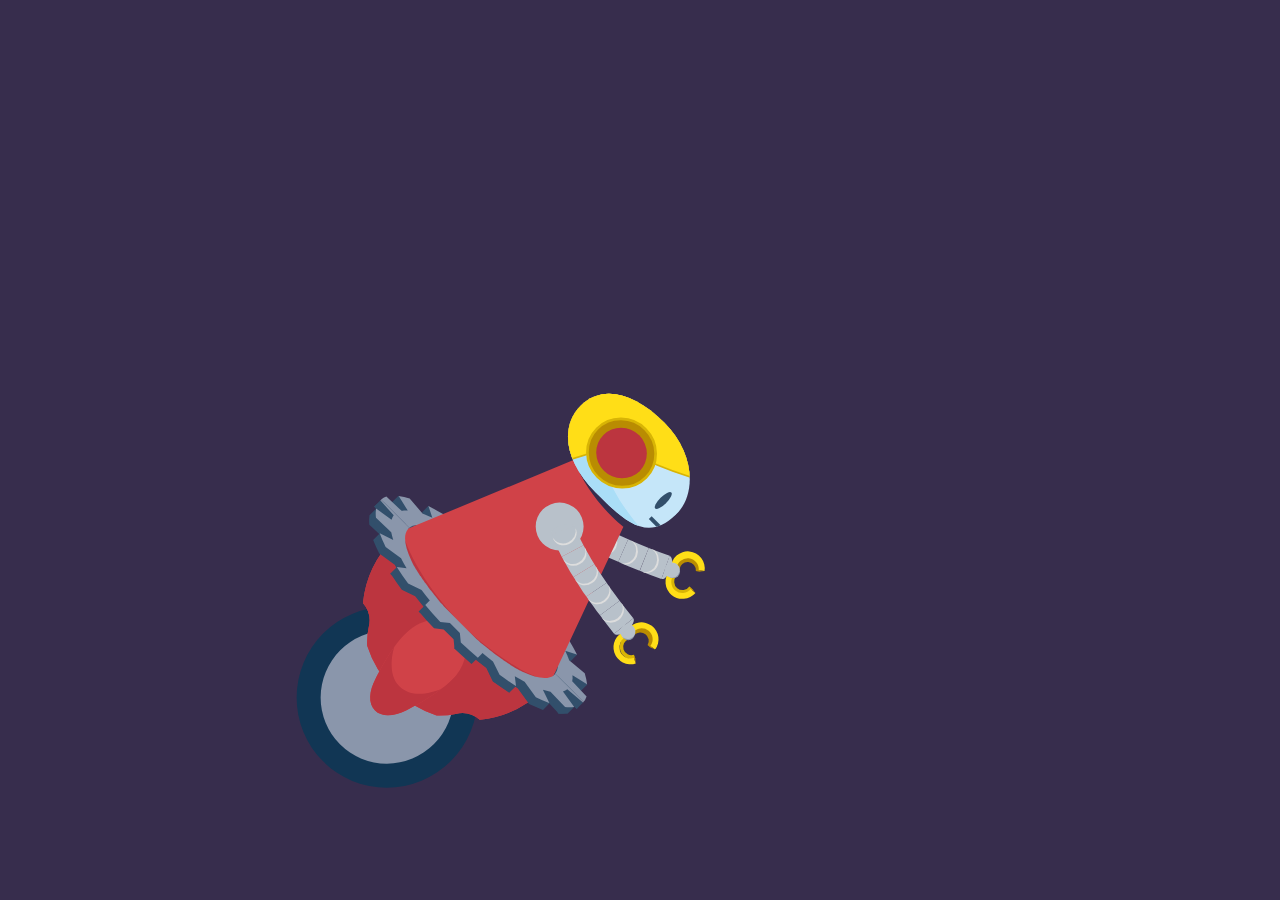
<file: 01-01/index.html>
<!doctype html>
<html lang="en">
  <head>
    <meta charset="UTF-8" />
    <title>01_01_CSS_Transform_Basics</title>
    <link rel="stylesheet" href="style.css" />
  </head>

  <body>
    <img
      src="robot.svg"
      alt="red body robot with a single wheel"
      class="robot"
    />
  </body>
</html>
</file>
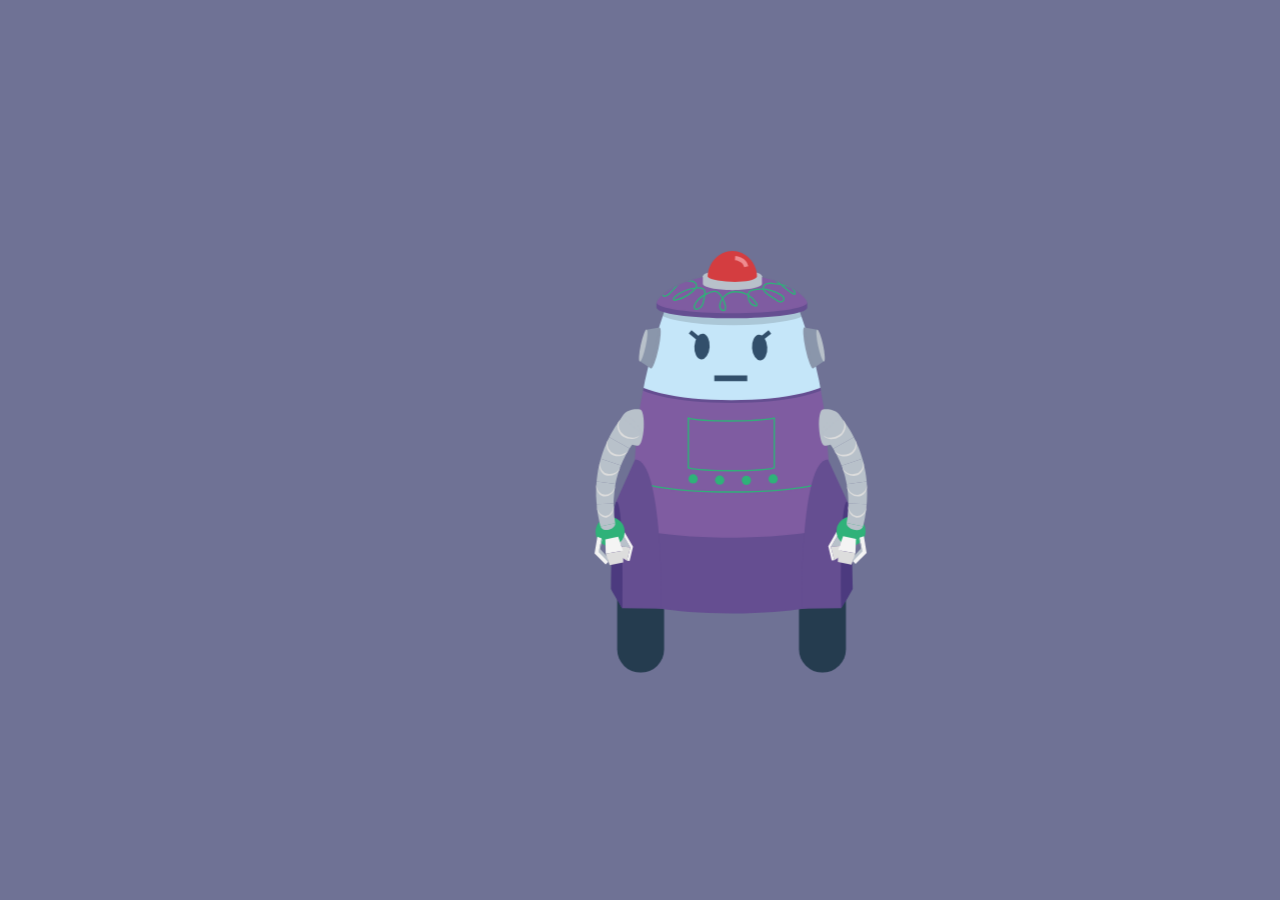
<file: 01-02/index.html>
<!doctype html>
<html lang="en">
  <head>
    <meta charset="UTF-8" />
    <title>01_02_CSS_3D_Transforms</title>
    <link rel="stylesheet" href="style.css" />
  </head>

  <body>
    <img
      src="robot2.svg"
      alt="purple happy robot with a single wheel"
      class="robot"
    />
  </body>
</html>
</file>
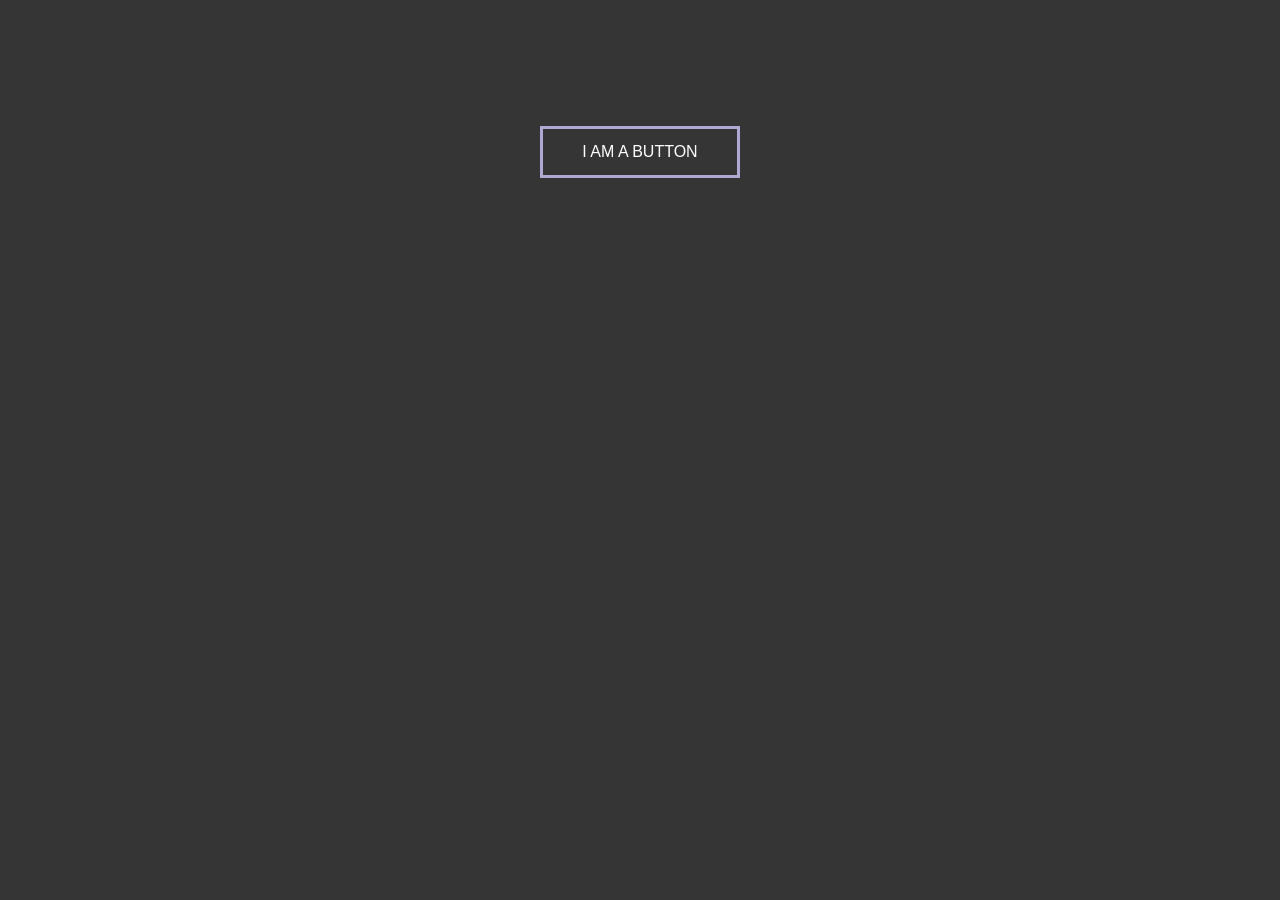
<file: 01-03/index.html>
<!doctype html>
<html lang="en">
  <head>
    <meta charset="UTF-8" />
    <title>01_03_CSS_Transitions</title>
    <link rel="stylesheet" href="style.css" />
  </head>

  <body>
    <button><a>I am a button</a></button>
  </body>
</html>
</file>
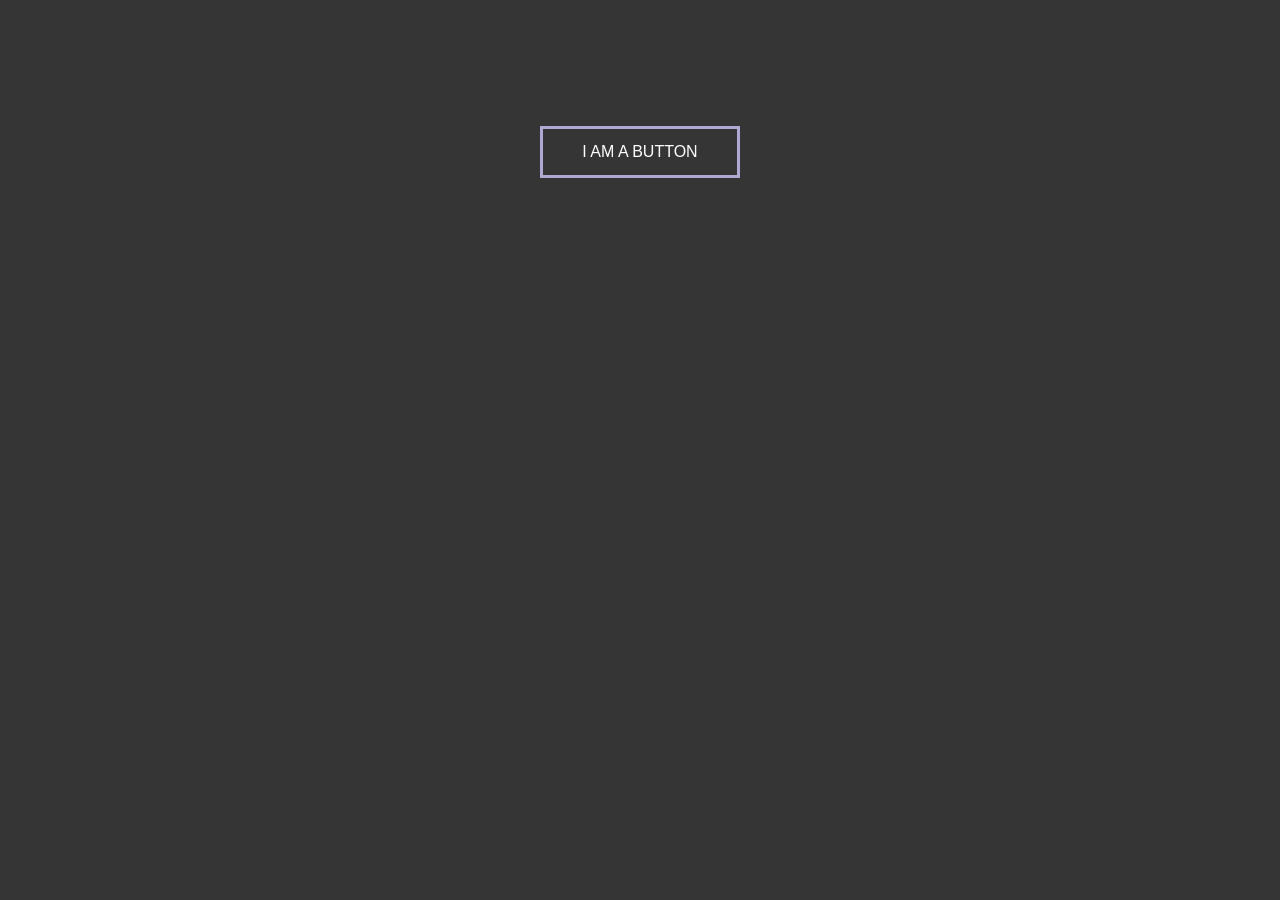
<file: 01-04/index.html>
<!doctype html>
<html lang="en">
  <head>
    <meta charset="UTF-8" />
    <title>01_04_CSS_Transitions</title>
    <link rel="stylesheet" href="style.css" />
  </head>

  <body>
    <button><a>I am a button</a></button>
  </body>
</html>
</file>
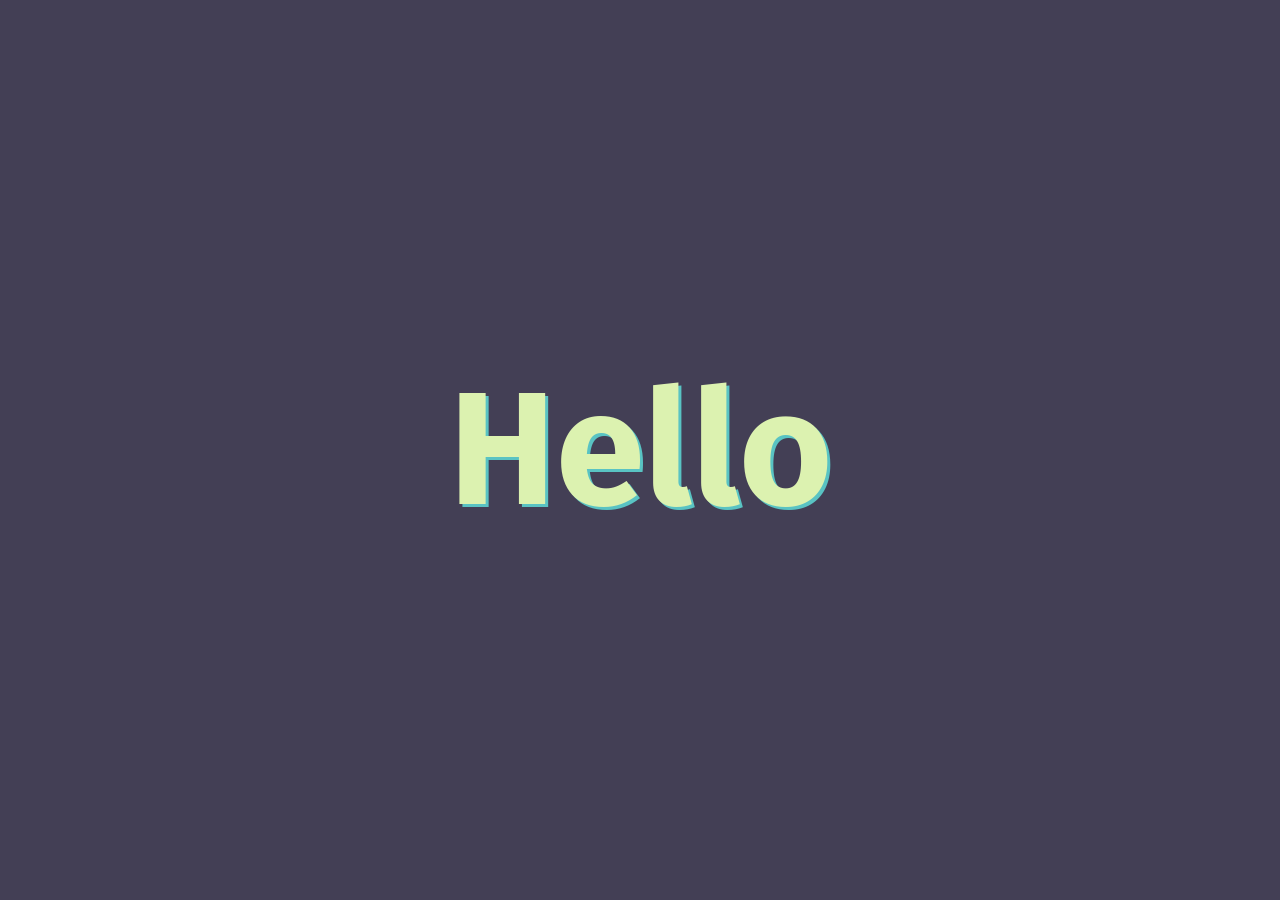
<file: 02-01/index.html>
<!doctype html>
<html lang="en">
  <head>
    <meta charset="UTF-8" />
    <title>02_01_CSS_Keyframe_</title>
    <link rel="stylesheet" href="style.css" />
  </head>

  <body>
    <div class="wrap">
      <h2>Hello</h2>
    </div>
  </body>
</html>
</file>
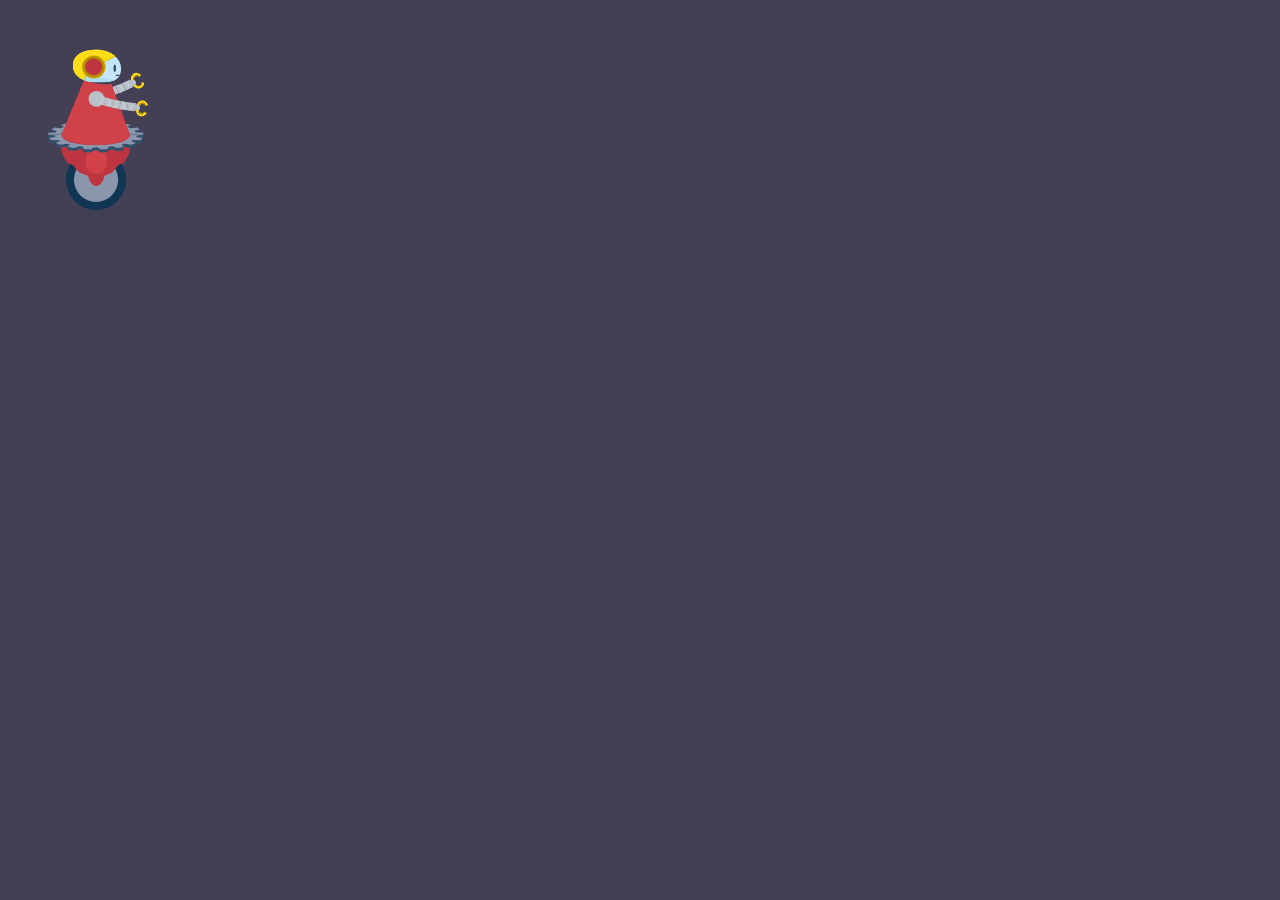
<file: 02-03/index.html>
<!doctype html>
<html lang="en">
  <head>
    <meta charset="UTF-8" />
    <title>02_03</title>
    <link rel="stylesheet" href="style.css" />
  </head>

  <body>
    <img
      src="robot.svg"
      alt="red body robot with a single wheel"
      class="robot"
    />
  </body>
</html>
</file>
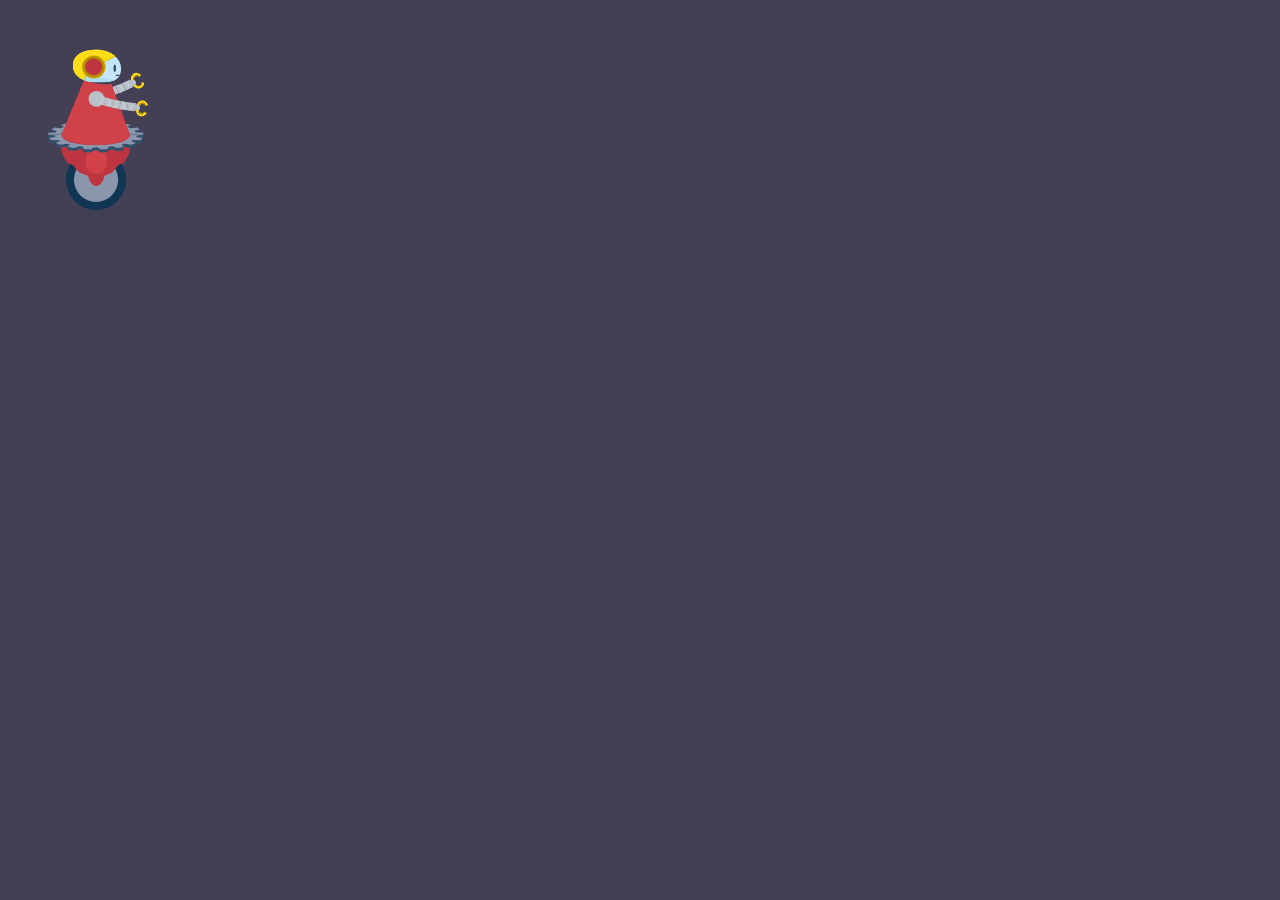
<file: 02-04/index.html>
<!doctype html>
<html lang="en">
  <head>
    <meta charset="UTF-8" />
    <title>02_04_Animation_direction</title>
    <link rel="stylesheet" href="style.css" />
  </head>

  <body>
    <img
      src="robot.svg"
      alt="red body robot with a single wheel"
      class="robot"
    />
  </body>
</html>
</file>
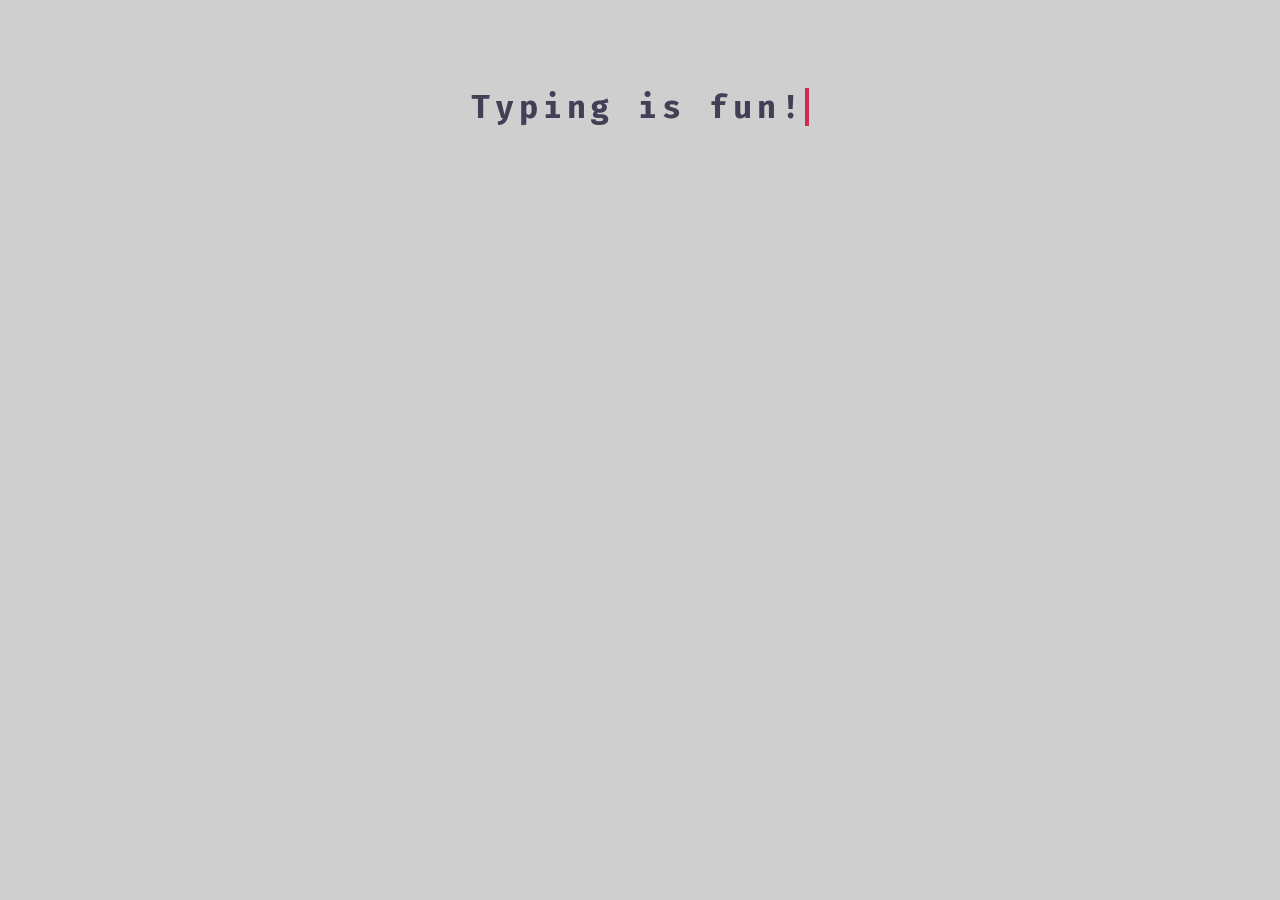
<file: 02-06/index.html>
<!doctype html>
<html lang="en">
  <head>
    <meta charset="UTF-8" />
    <title>02_06</title>
    <link rel="stylesheet" href="style.css" />
  </head>

  <body>
    <div class="wrap">
      <h1>Typing is fun!</h1>
    </div>
  </body>
</html>
</file>
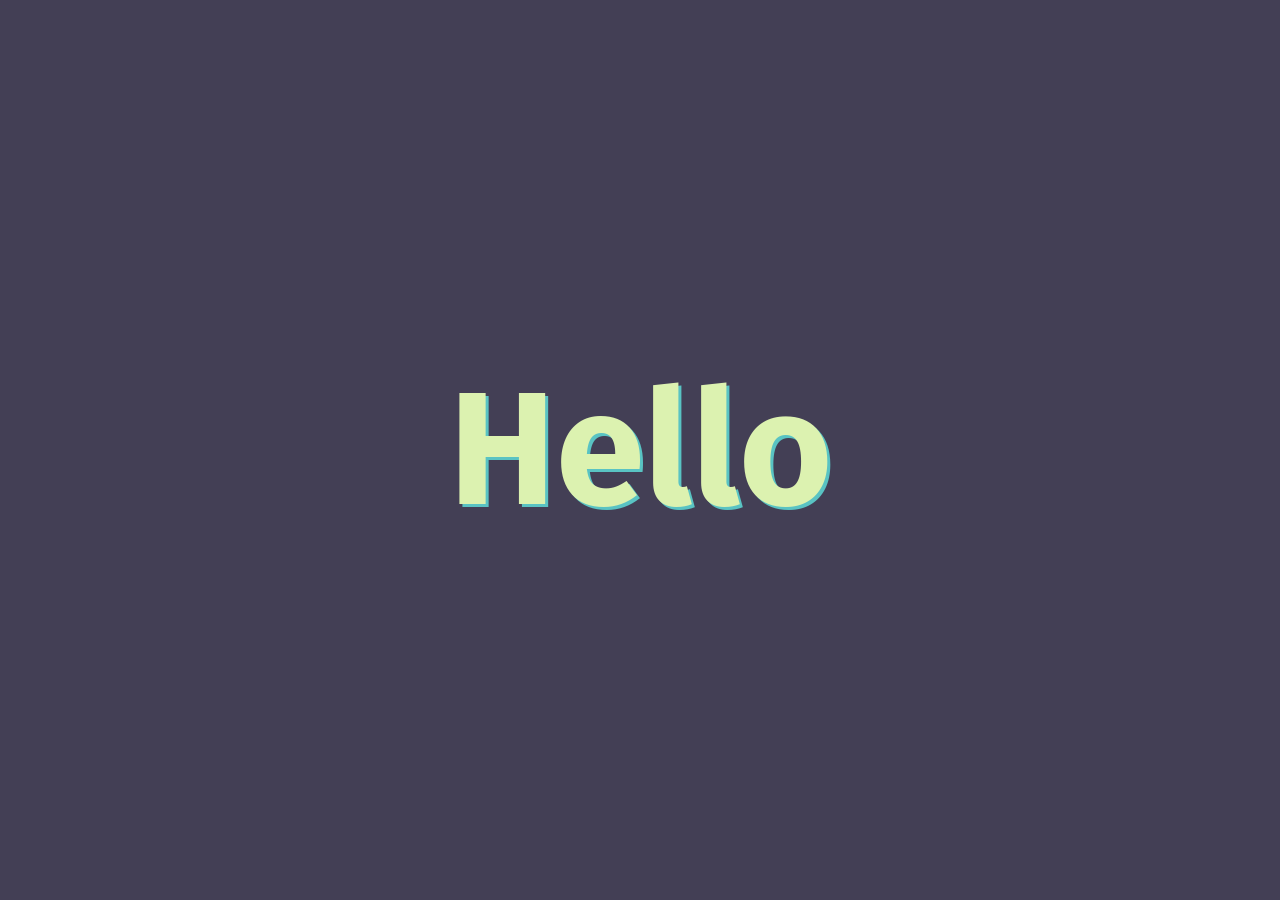
<file: 02-07/index.html>
<!doctype html>
<html lang="en">
  <head>
    <meta charset="UTF-8" />
    <title>Keyframe animation challengen</title>
    <link rel="stylesheet" href="style.css" />
  </head>

  <body>
    <div class="wrap">
      <h2>Hello</h2>
    </div>
  </body>
</html>
</file>
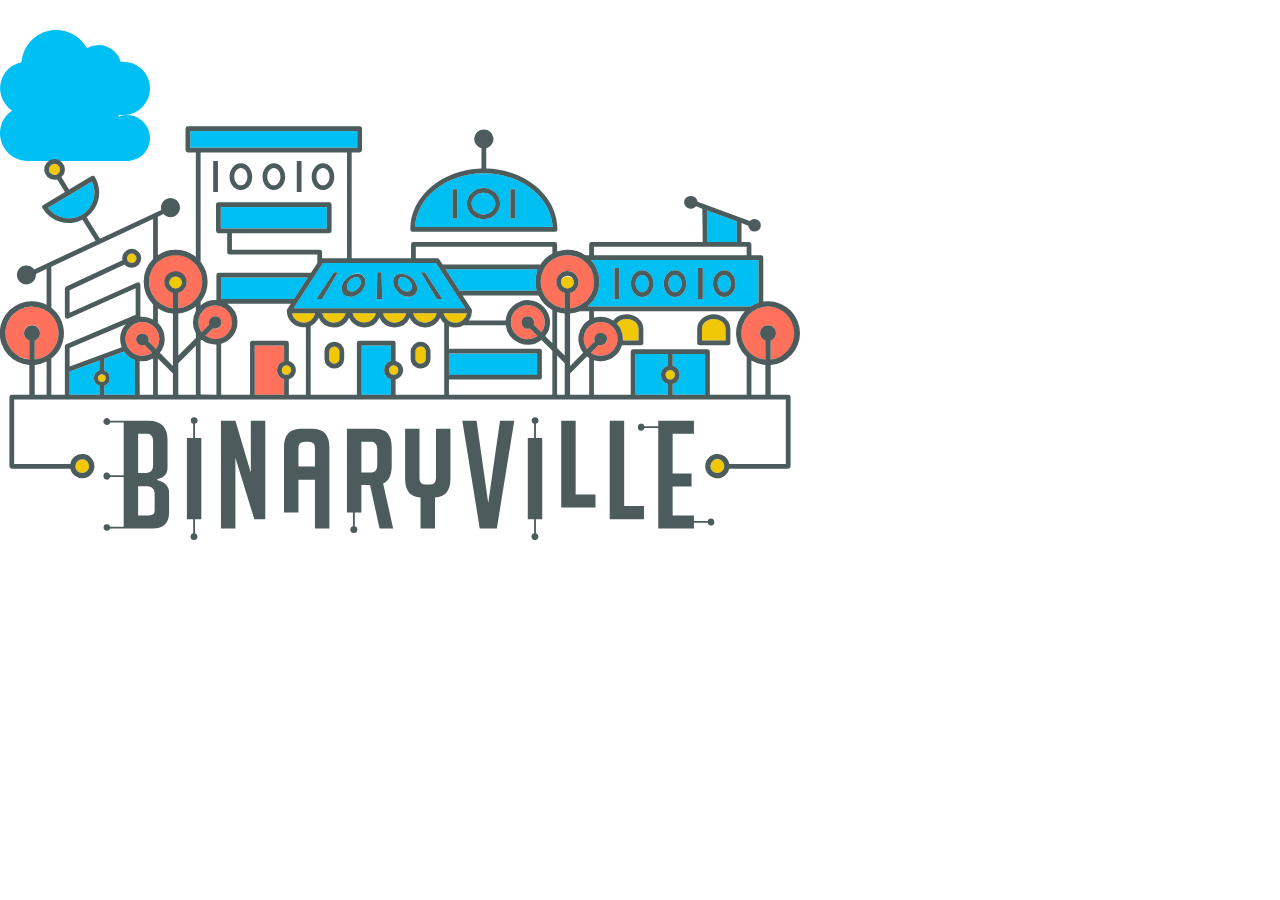
<file: 03-01/index.html>
<!doctype html>
<html lang="en">
  <head>
    <meta charset="UTF-8" />
    <title>03_01</title>
    <link rel="stylesheet" href="style.css" />
  </head>

  <body>
    <div class="wrap">
      <div class="city">
        <img src="binaryville.svg" />
      </div>
      <img src="cloud01.svg" class="cloud cloud01" />
      <img src="cloud02.svg" class="cloud cloud02" />
    </div>
  </body>
</html>
</file>
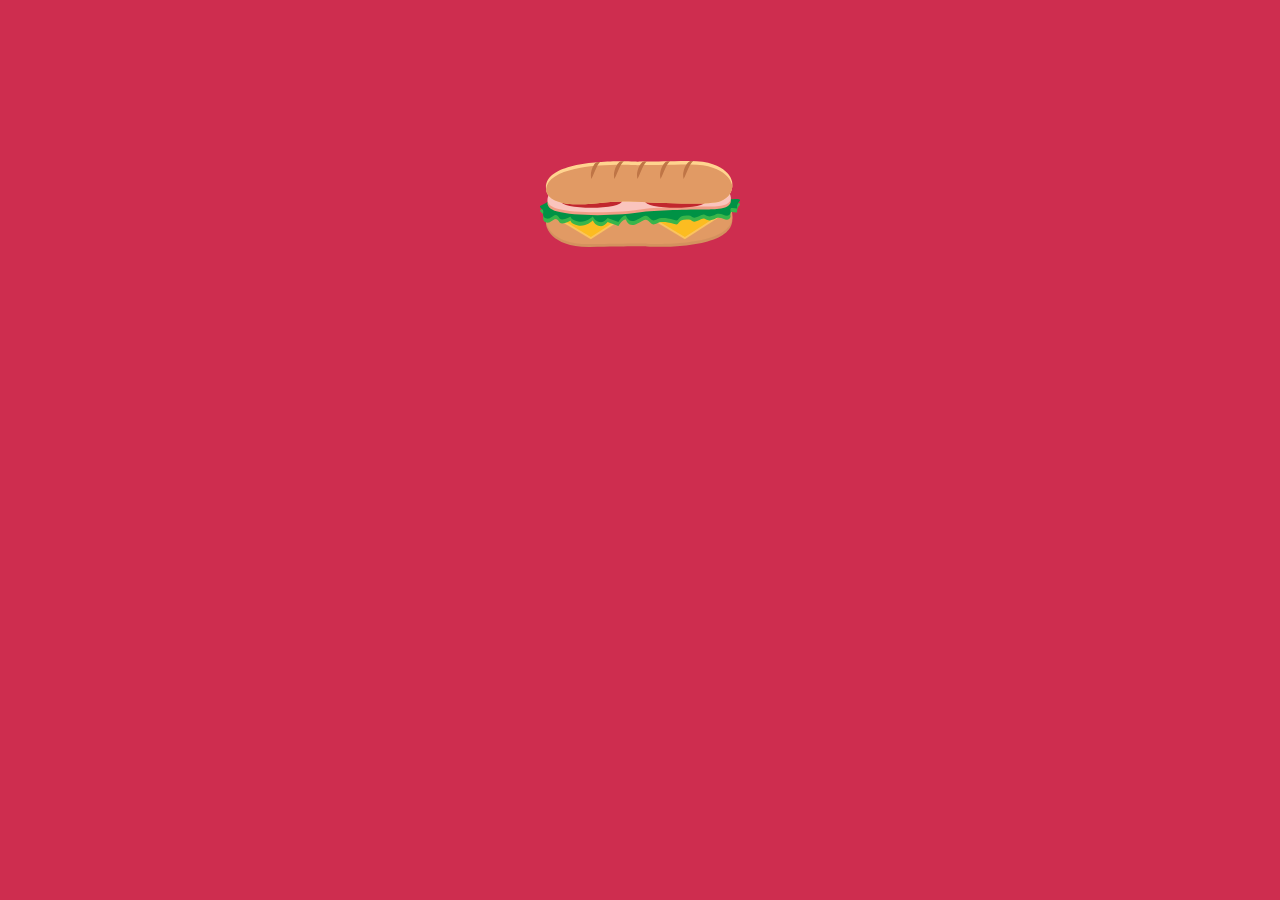
<file: 03-02/index.html>
<!doctype html>
<html lang="en">
  <head>
    <meta charset="UTF-8" />
    <title>03_02</title>
    <link rel="stylesheet" href="style.css" />
  </head>

  <body>
    <div class="sticker">
      <img src="sub.svg" />
    </div>
  </body>
</html>
</file>
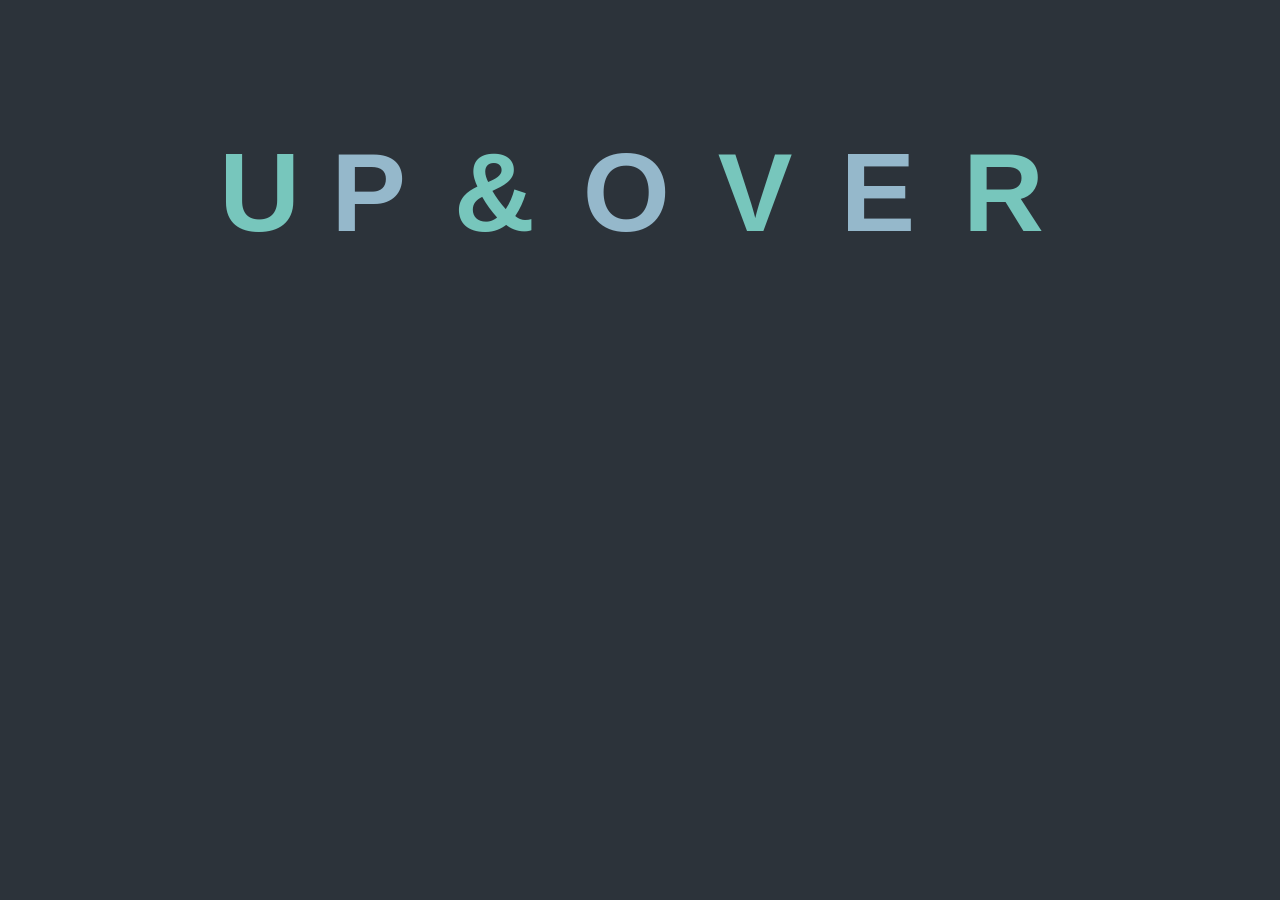
<file: 03-03/index.html>
<!doctype html>
<html lang="en">
  <head>
    <meta charset="UTF-8" />
    <title>03_03</title>
    <link rel="stylesheet" href="style.css" />
  </head>

  <body>
    <h2>
      <span>U</span>
      <span>P</span>
      <span>&</span>
      <span>O</span>
      <span>V</span>
      <span>E</span>
      <span>R</span>
    </h2>
  </body>
</html>
</file>
<file: 01-01/style.css>
body {
  display: flex;
  justify-content: center;
  margin-top: 3em;
  background-color: #372d4d;
}

img {
  width: 150px;
}

.robot {
  transform: rotate(45deg) scale(2) translate(100px, 200px);
}
</file>
<file: 01-02/style.css>
body {
  display: flex;
  justify-content: center;
  margin-top: 3em;
  background-color: #6f7295;
  perspective: 1000px;
}

.robot {
  transform: translate3d(100px, 200px, -100px);
}

.wrap {
  width: 100%;
}

img {
  width: 300px;
}
</file>
<file: 01-03/style.css>
@import url(https://fonts.googleapis.com/css?family=Lato:300,400,700);

button:hover {
  cursor: pointer;
}

body {
  font-family: "Lato", sans-serif;
  background: #353535;
  margin-top: 6rem;
  display: flex;
}

button {
  border: 3px solid #aea8d3;
  margin: 30px auto 0;
  padding: 14px 15px;
  color: #fff;
  background: #353535;
  width: 200px;
  font-size: 1rem;
  text-align: center;
  text-transform: uppercase;
}

button {
  transition:
    background 0.3s ease-in,
    transform 0.2s 0.1s ease-in-out;
}
button:hover {
  transform: scale(1.3);
  background-color: #aea8d3;
  color: #353535;
}
</file>
<file: 01-04/style.css>
@import url(https://fonts.googleapis.com/css?family=Lato:300,400,700);

body {
  font-family: "Lato", sans-serif;
  background: #353535;
  margin-top: 6rem;
  display: flex;
}

button {
  border: 3px solid #aea8d3;
  margin: 30px auto 0;
  padding: 14px 15px;
  color: #fff;
  background: #353535;
  width: 200px;
  font-size: 1rem;
  text-align: center;
  text-transform: uppercase;

  transition:
    background 0.3s ease-out,
    transform 0.3s 0.1s ease-in-out,
    border-radius 0.3s ease-in;
}

button:hover {
  transform: scale(1.3);
  background: #aea8d3;
  color: #353535;
  border-radius: 20px;
}

button:hover {
  cursor: pointer;
}
</file>
<file: 02-01/style.css>
@import url("https://fonts.googleapis.com/css2?family=Fira+Sans:wght@900&display=swap");
@keyframes scaleIn {
  0% {
    transform: scale(0.2);
  }
  85% {
    transform: scale(1.1);
  }
  100% {
    transform: scale(1);
  }
}

h2 {
  font-size: 10rem;
  font-family: "Fira Sans", sans-serif;
  color: #dcf2b0;
  text-shadow: 3px 3px 0px #59c3c3;
  animation-name: scaleIn;
  animation-duration: 2s;
}

.wrap {
  display: flex;
  align-items: center;
  justify-content: center;
  height: 100vh;
}

body {
  background-color: #433f55;
  margin: 0;
}
</file>
<file: 02-03/style.css>
@keyframes move {
  0% {
    transform: translateX(0);
  }
  100% {
    transform: translateX(900px);
  }
}

.robot {
  animation-name: move;
  animation-duration: 3s;
}

/*------ other styles ---*/

body {
  margin: 3em;
  background-color: #433f55;
}

img {
  width: 100px;
}
</file>
<file: 02-04/style.css>
.robot {
  animation-name: move;
  animation-duration: 3s;
  animation-fill-mode: forwards;
  animation-iteration-count: 3;
  animation-direction: alternate-reverse;
}

@keyframes move {
  100% {
    transform: translateX(700%);
  }
}

/*------ other styles ---*/

body {
  margin: 3em;
  background-color: #433f55;
}

img {
  width: 100px;
}
</file>
<file: 02-06/style.css>
@import url("https://fonts.googleapis.com/css2?family=Fira+Mono&display=swap");

h1 {
  animation:
    typing 3s steps(14),
    blinking 0.5s steps(1) infinite;
  color: #433f55;
  font-family: "Fira Mono", monospace;
  overflow: hidden;
  border-right: 0.15em solid #ce2d4f;
  white-space: nowrap;
  margin: 0 auto;
  letter-spacing: 0.15em;
}

@keyframes typing {
  0% {
    width: 0px;
  }
  100% {
    width: 100%;
  }
}
@keyframes blinking {
  0%,
  100% {
    border-color: transparent;
  }
  50% {
    border-color: #ce2d4f;
  }
}

body {
  padding-top: 5em;
  background: #cfcfcf;
  display: flex;
  justify-content: center;
}
</file>
<file: 02-07/style.css>
@import url("https://fonts.googleapis.com/css2?family=Fira+Sans:wght@900&display=swap");

@keyframes scaleIn {
  0% {
    scale: 0.2;
  }
  85% {
    scale: 1.1;
  }
  100% {
    scale: 1;
  }
}
@keyframes wiggle {
  50% {
    transform: translateX(10px) rotate(5deg);
  }
  0%,
  100% {
    transform: translateX(-10px) rotate(-5deg);
  }
}

h2 {
  font-size: 10rem;
  font-family: "Fira Sans", sans-serif;
  color: #dcf2b0;
  text-shadow: 3px 3px 0px #59c3c3;

  transform-origin: 50% 0%;
  animation: wiggle 0.6s infinite cubic-bezier(0.65, 0, 0.35, 1);
}

.wrap {
  display: flex;
  align-items: center;
  justify-content: center;
  height: 100vh;
}

body {
  background-color: #433f55;
  margin: 0;
}
</file>
<file: 03-01/style.css>
@keyframes float {
  0% {
    transform: translateX(-150px);
  }
  100% {
    transform: translateX(820px);
  }
}

.cloud01 {
  animation: float 25s linear infinite;
}

.cloud02 {
  animation: float 30s 5s linear infinite backwards;
}

/* Other styles  */

body {
  margin: 0;
  padding: 0;
}

.wrap {
  width: 800px;
  height: 650px;
  overflow: hidden;
  position: relative;
}

.city,
.cloud {
  position: absolute;
}

.city {
  z-index: 100;
}

.cloud02 {
  top: 76px;
}
.cloud01 {
  top: 30px;
}

img.cloud {
  width: 150px;
}
.city img {
  width: 100%;
}
</file>
<file: 03-02/style.css>
.sticker {
  animation: rotate 10s linear infinite;
  animation-play-state: paused;
}

.sticker:hover {
  animation-play-state: running;
}
@keyframes rotate {
  100% {
    transform: rotate(360deg);
  }
}

/* other styles */
body {
  display: flex;
  justify-content: center;
  margin-top: 10em;
  background: #ce2d4f;
}

img {
  width: 200px;
}
</file>
<file: 03-03/style.css>
h2 {
  margin: 0;
  font-size: 7em;
  font-weight: 900;
  text-align: center;
  perspective: 1000px;
  transform-style: preserve-3d;
}

@keyframes flipUp {
  from {
    transform: rotateX(90deg);
  }
  to {
    transform: rotateX(0deg);
  }
}
span {
  animation: flipUp 1s cubic-bezier(0.34, 1.56, 0.64, 1) both;
  transform-origin: 50% 70%;
}
span:nth-child(2) {
  margin-right: 0.15em;
  animation-delay: 0.2s;
}

span:nth-child(3) {
  margin-right: 0.15em;
  animation-delay: 0.4s;
}

span:nth-child(4) {
  margin-right: 0.15em;
  animation-delay: 0.6s;
}

span:nth-child(5) {
  margin-right: 0.15em;
  animation-delay: 0.8s;
}

span:nth-child(6) {
  margin-right: 0.15em;
  animation-delay: 1s;
}

span:nth-child(7) {
  margin-right: 0.15em;
  animation-delay: 1.2s;
}

/* other styles */

@import url("https://fonts.googleapis.com/css2?family=Fira+Sans+Condensed:wght@900&display=swap");

body {
  font-family: "Fira Sans", sans-serif;
  background: #2c333a;
  margin-top: 8rem;
  display: flex;
  justify-content: center;
}

span {
  display: inline-block;
  color: #77c6bc;
}

span:nth-child(2n) {
  color: #95b8cb;
}
</file>
